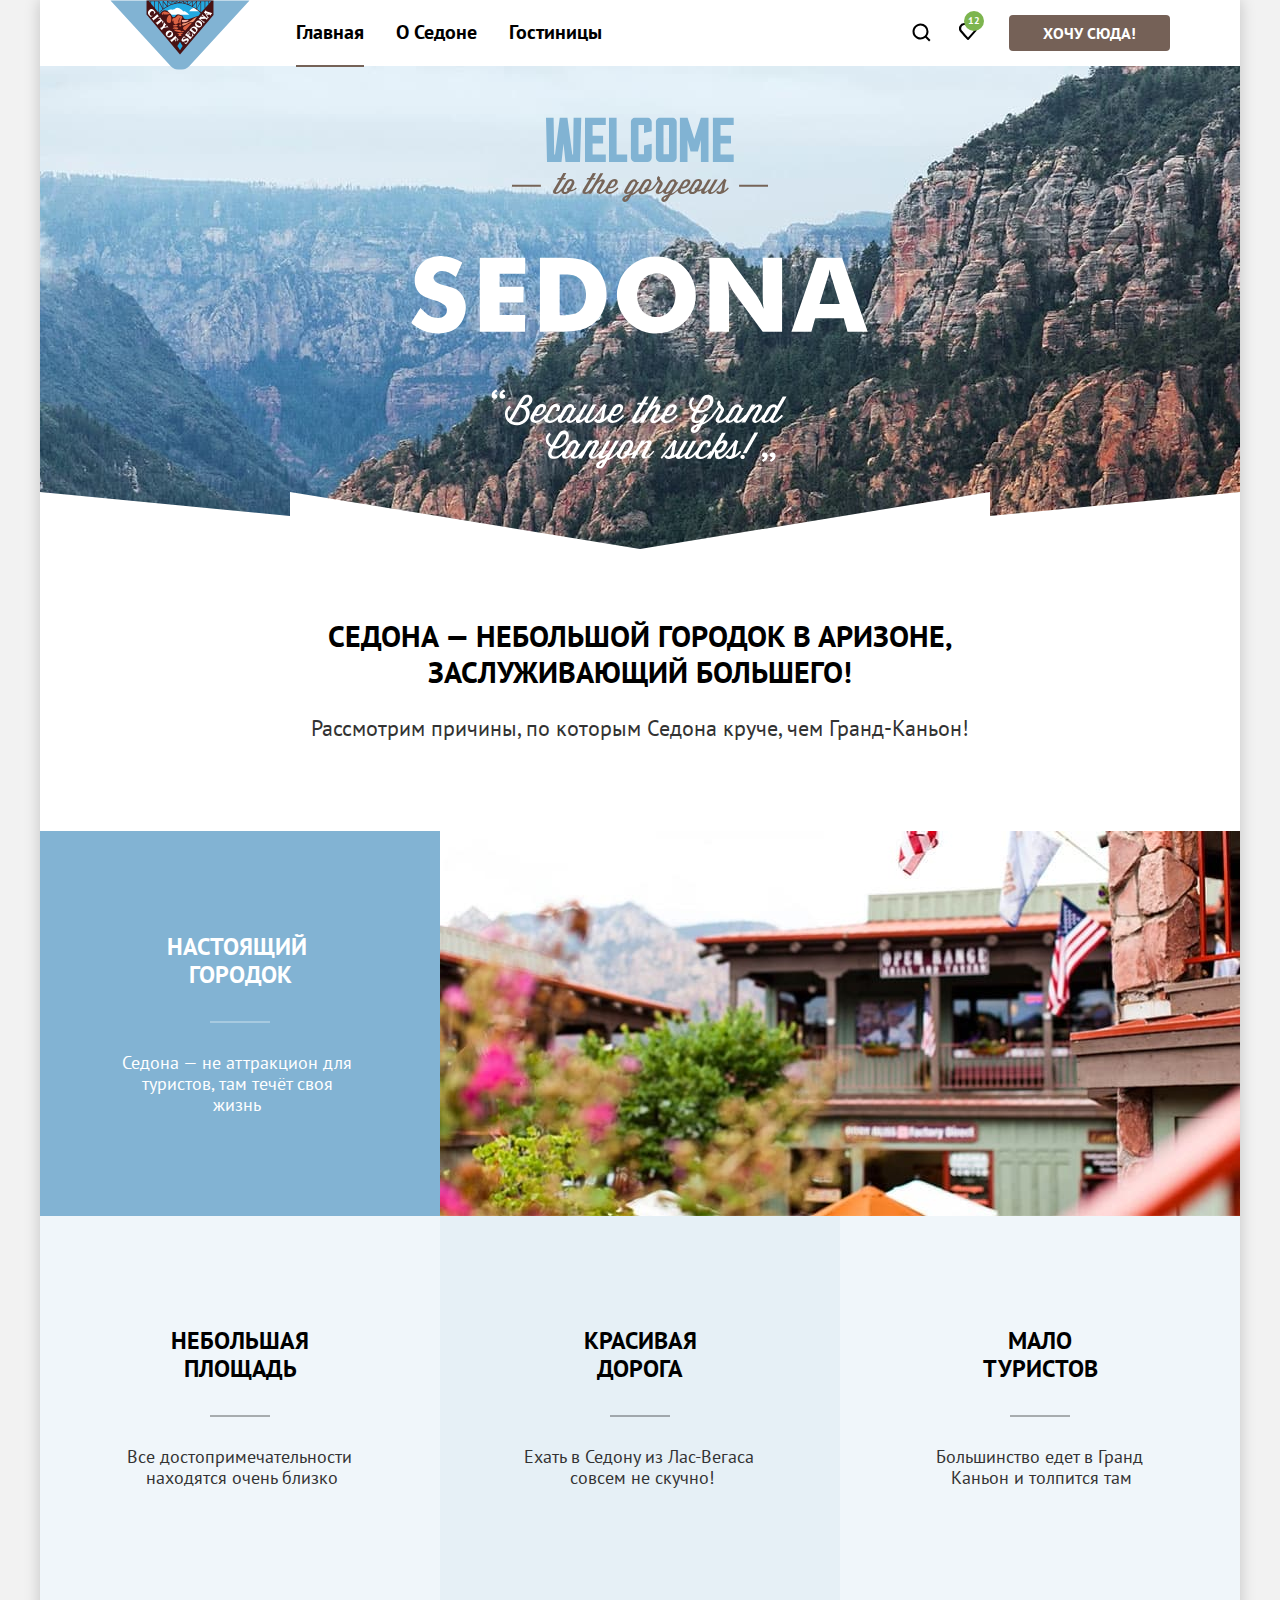
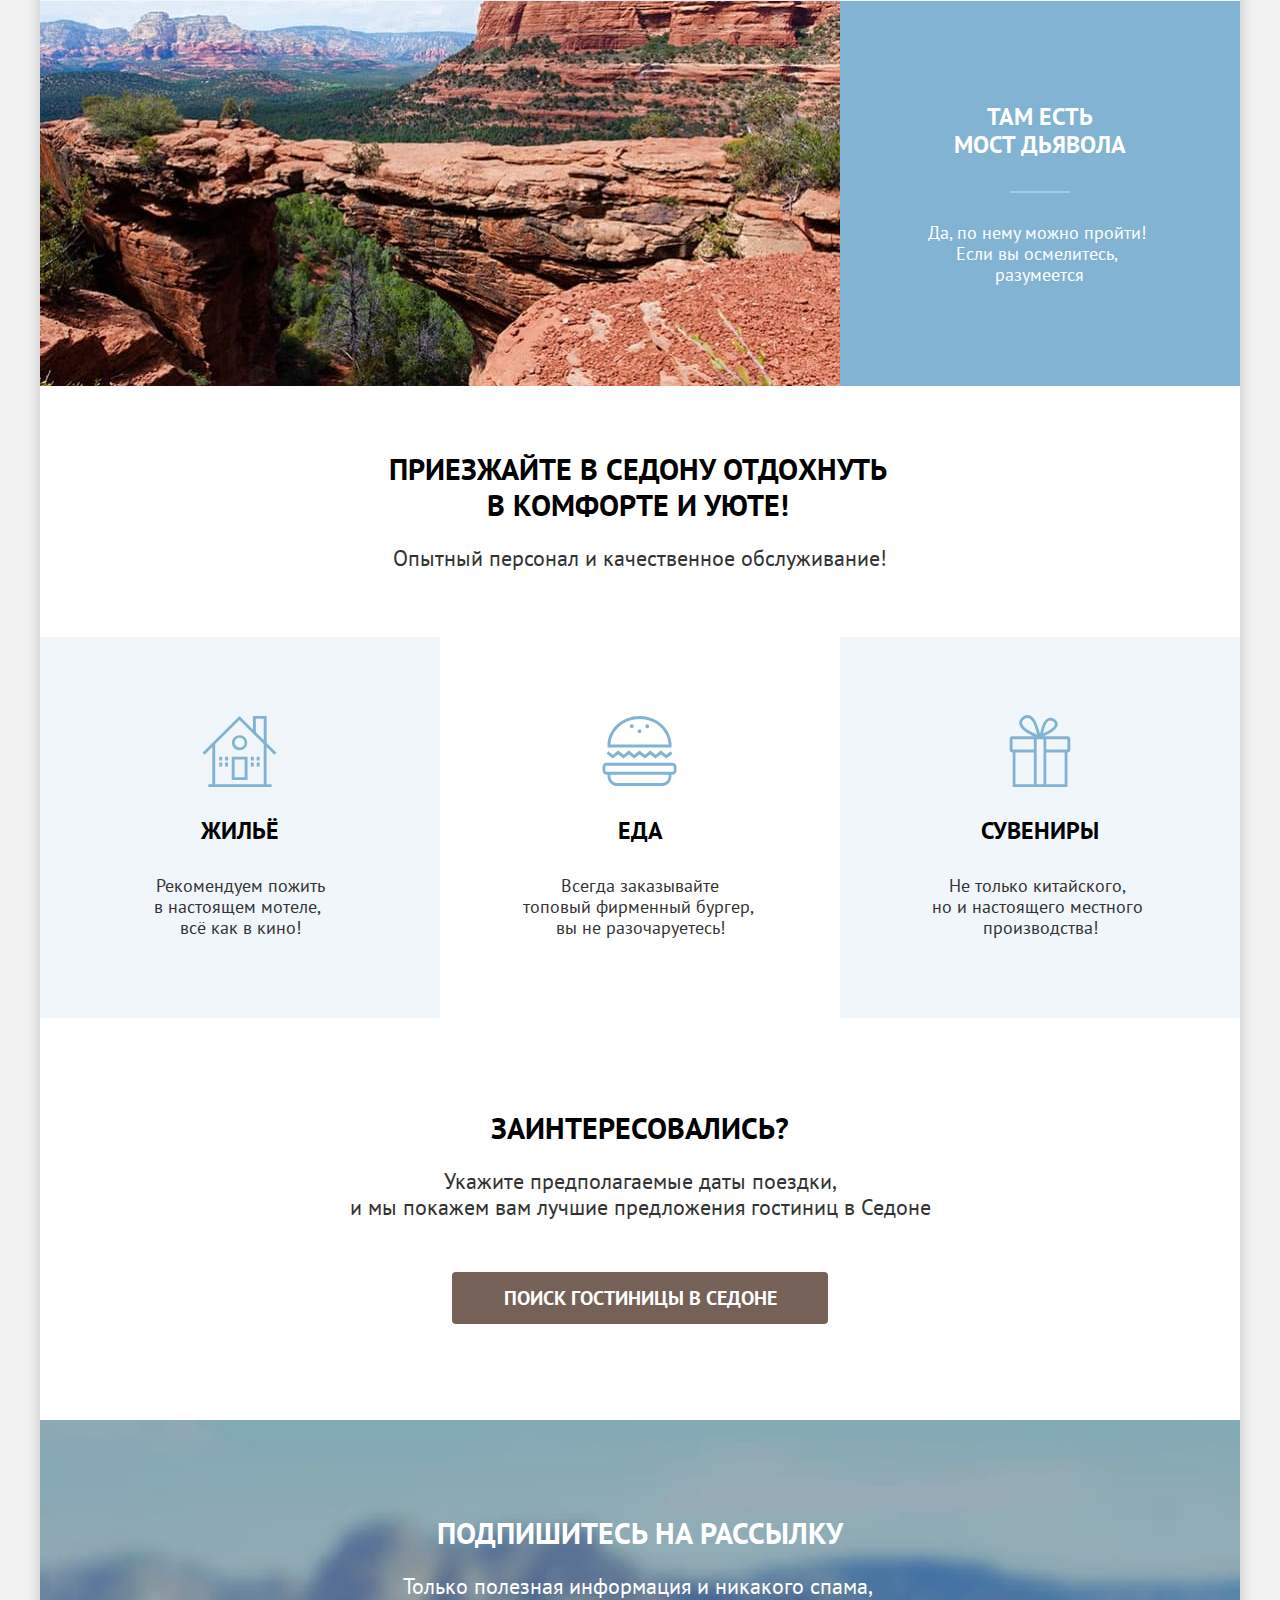
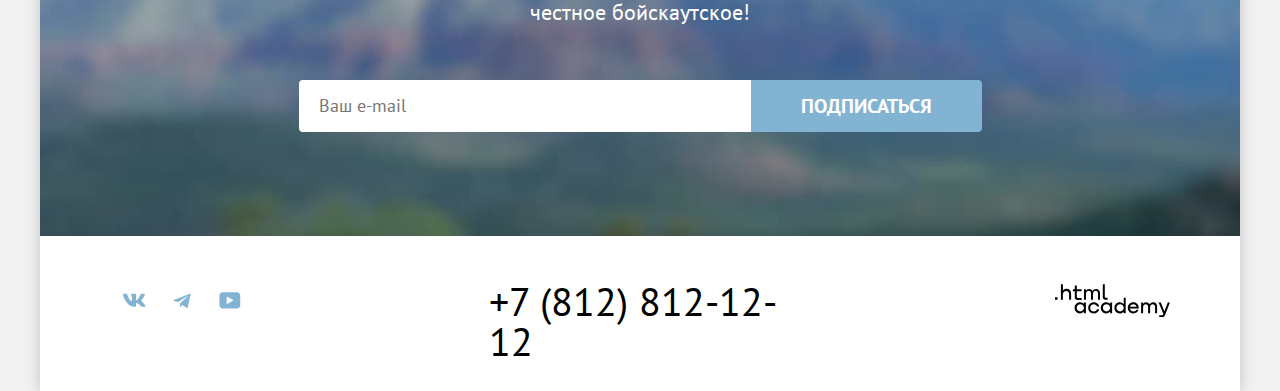
<file: index.html>
<!DOCTYPE html>
<html lang="ru">
<head>
  <meta charset="utf-8">
  <title>HTML Academy: Седона</title>
  <link rel="stylesheet" href="styles/styles.css">
  <link rel="icon" href="images/images-index/favicon-32x32.png">
</head>
<body>
  <div class="container main-container">
    <header class="page-header">
      <nav class="navigation">
        <a href="index.html" class="navigation-logo" >
          <img class="logo" src="images/images-index/logo.svg" alt="Логотип сайта города Седона" width="140"
            height="70">
        </a>
        <ul class="navigation-list">
          <li class="navigation-item">
            <a class="navigation-link navigation-link-hover" href="index.html" aria-current="page">Главная</a>
          </li>
          <li class="navigation-item">
            <a class="navigation-link navigation-link-hover" href="#">О Седоне</a>
          </li>
          <li class="navigation-item">
            <a class="navigation-link navigation-link-hover" href="catalog.html">Гостиницы</a>
          </li>
        </ul>
        <ul class="navigation-list navigation-user">
          <li class="navigation-item">
            <a class="navigation-link" href="#">
              <span class="visually-hidden">
                Поиск
              </span>
            </a>
          </li>
          <li class="navigation-item">
            <a class="navigation-link navigation-link-search" href="#">
              <span class="visually-hidden">Избранные гостиницы</span>
              <span class="likes-number">12</span>
            </a>
          </li>
          <li class="navigation-item">
            <a class="navigation-link navigation-link-button navigation-link-button-nav button-dark-decorate" href="#">Хочу сюда!</a>
          </li>
        </ul>
      </nav>
    </header>
    <main class="main-index main-container">
      <h1 class="visually-hidden">Город Седона</h1>
      <div class="main-page-welcome">
        <img class="main-index-image" src="images/images-index/welcome.svg" alt="Добро пожаловать в Седону" width="458" height="352">
      </div>
      <section class="advantages">
        <h2 class="visually-hidden">Преимущества</h2>
        <div class="index-welcome-rows">
          <p class="welcome-title welcome-main-title">Седона — небольшой городок в Аризоне, заслуживающий большего!</p>
          <p class="page-description page-main-description">Рассмотрим причины, по которым Седона круче, чем Гранд-Каньон!</p>
        </div>
        <ul class="advantages-list">
          <li class="advantages-item advantages-item-dark advantages-item-images-wrapper">
            <div class="advantages-item-text-wrapper">
            <h3 class="advantages-title  advantages-title-decor advantages-title-decor-light"><span class="text-middle-city">Настоящий городок</span></h3>
            <p class="advantages-description">Седона — не аттракцион для туристов, там течёт своя жизнь</p>
            </div>
            <div class="wrapper-images">
            <img src="images/images-index/advantages-city.jpg" alt="Городок" width="800" height="385" class="advantages-image">
          </div>
          </li>
          <li class="advantages-item advantages-item-light">
            <div class="advantages-item-text-wrapper advantages-item-text-wrapper-mddle">
            <h3 class="advantages-title advantages-title-dark">Небольшая площадь</h3>
            <p class="advantage-description advantage-description-dark">Все достопримечательности <span class="text-middle">находятся очень близко</span>
            </p>
          </div>
          </li>
          <li class="advantages-item advantages-item-medium">
            <div class="advantages-item-text-wrapper advantages-item-text-wrapper-mddle">
            <h3 class="advantages-title advantages-title-dark">Красивая<br> дорога</h3>
            <p class="advantage-description advantage-description-dark">Ехать в Седону из Лас-Вегаса <span class="text-middle">совсем не скучно!</span>
            </p>
          </div>
          </li>
          <li class="advantages-item advantages-item-light">
            <div class="advantages-item-text-wrapper advantages-item-text-wrapper-mddle">
            <h3 class="advantages-title advantages-title-dark">Мало<br> туристов</h3>
            <p class="advantage-description advantage-description-dark">Большинство едет в Гранд <span class="text-middle">Каньон и толпится там</span>
            </p>
          </div>
          </li>
          <li class="advantages-item advantages-item-dark advantages-item-images-wrapper">
            <div class="wrapper-images">
            <img src="images/images-index/advantages-devils-bridge.jpg" alt="Каньон Мост Дьявола" width="800"
              height="385" class="advantages-image">
            </div>
              <div class="advantages-item-text-wrapper">
            <h3 class="advantages-title advantages-title-decor advantages-title-decor-light">Там есть <br> мост дьявола</h3>
            <p class="advantages-description">Да, по нему можно пройти! Если вы осмелитесь, <span class="text-middle">разумеется</span></p>
            </div>
          </li>
        </ul>
      </section>
      <section class="advantages-user">
        <h2 class="visually-hidden">Инфраструктура</h2>
        <div class="index-welcome-rows index-welcome-rows-comfort">
          <p class="welcome-title welcome-title-advantages-user">Приезжайте в Седону отдохнуть<br> в комфорте и уюте!</p>
          <p class="advanteges-user-description page-description">Опытный персонал и качественное обслуживание!</p>
        </div>
        <ul class="advantages-user-list">
          <li class="advantages-user-item advantages-item-light">
            <h3 class="advantages-user-title advantages-user-title-home advantages-user-title-icon">Жильё</h3>
            <p class="advantages-user-description">Рекомендуем пожить <br> <span class="text-middle-advantages">в настоящем мотеле,</span><br> всё как в кино!</p>
          </li>
          <li class="advantages-user-item">
            <h3 class="advantages-user-title advantages-user-title-food advantages-user-title-icon">Еда</h3>
            <p class="advantages-user-description">Всегда заказывайте <br> <span class="text-middle-advantages">топовый фирменный бургер,</span> вы не разочаруетесь!</p>
          </li>
          <li class="advantages-user-item advantages-item-light">
            <h3 class="advantages-user-title advantages-user-title-souvenir advantages-user-title-icon">Сувениры</h3>
            <p class="advantages-user-description"><span class="text-middle-advantages">Не только китайского,</span><br> <span class="text-middle-advantages">но и настоящего местного производства!</span></p>
          </li>
        </ul>
      </section>
      <section class="search">
        <h2 class="visually-hidden">Поиск гостиниц</h2>
          <p class="welcome-title welcome-title-search">Заинтересовались?</p>
          <p class="search-description page-description">Укажите предполагаемые даты поездки,<br> и мы покажем вам
            лучшие предложения гостиниц в
            Седоне</p>
          <button type="button" class="search-button button-dark-decorate">Поиск гостиницы в Седоне</button>
      </section>
      <footer class="page-footer page-footer-images">
        <section class="page-footer-newsletter">
            <h2 class="welcome-title welcome-title-light welcome-title-footer">Подпишитесь на рассылку</h2>
            <p class="page-footer-description page-description page-description-index"><span class="text-middle-search">Только полезная информация и никакого спама</span>, честное
              бойскаутское!</p>
          <form class="newsletter-form" action="https://echo.htmlacademy.ru/" method="post">
            <label for="newsletter-email" class="visually-hidden">Укажите ваш Email</label>
            <input class="field" placeholder="Ваш e-mail" type="email" name="newsletter-email" id="newsletter-email"
              required>
            <button class="button button-light-decorate newsletter-button" type="submit">Подписаться</button>
          </form>
        </section>
        <section class="page-footer-social">
          <h2 class="visually-hidden">Контакты</h2>
          <ul class="social-list">
            <li>
              <a class="button-social social-item social-item-vk" href="https://vk.com/htmlacademy
                  ">
                <span class="visually-hidden">В Контакте</span>
              </a>
            </li>
            <li>
              <a class="button-social social-item social-item-telegram" href="https://t.me/htmlacademy">
                <span class="visually-hidden">Телеграм</span>
              </a>
            </li>
            <li>
              <a class="button-social social-item social-item-youtube" href="https://www.youtube.com/user/htmlacademyru
                  ">
                <span class="visually-hidden">YouTube</span>
              </a>
            </li>
          </ul>
          <a class="contacts-phone" href="tel:+78128121212">+7 (812) 812-12-12</a>
          <a href="https://htmlacademy.ru/intensive/htmlcss" class="author-logo">
            <svg class="logo-html-academy" role="img" aria-label="Логотип HTML Academy." xmlns="http://www.w3.org/2000/svg" width="115" height="34" viewBox="0 0 115 34">
              <path d="M0 13.26v2.6h2.5v-2.6H0ZM11.6 4.86c-1.6 0-2.8.7-3.6 1.7h-.1V.36h-2v15.5h2v-5.3c0-2.1 1.3-3.6 3.3-3.6 1.8 0 2.9 1.4 2.9 3.2v5.7h2v-6.1c.1-3-1.8-4.9-4.5-4.9ZM26.6 5.16h-4.8v-3.7h-2v3.8h-1.9v2h1.9v6c0 1.7 1 2.7 2.7 2.7h4.1v-2h-3.7c-.7 0-1.1-.4-1.1-1.1v-5.7h4.8v-2ZM41.1 4.96c-1.6 0-2.9.8-3.5 2.1h-.1c-.6-1.2-1.8-2.1-3.4-2.1-1.4 0-2.5.8-3.1 1.8h-.1v-1.6H29v10.6h2v-5.4c0-2 1-3.5 2.6-3.5 1.5 0 2.4 1 2.4 2.6v6.3h2v-5.6c0-2.4 1.4-3.3 2.6-3.3 1.5 0 2.4 1 2.4 2.6v6.3h2v-6.5c.1-2.5-1.4-4.3-3.9-4.3ZM47.8 13.06c0 1.7 1 2.7 2.8 2.7h2v-2h-1.7c-.7 0-1.1-.4-1.1-1.1V.36h-2v12.7ZM28.9 20.06c-.9-1.1-2.2-1.8-3.9-1.8-3.1 0-5.4 2.3-5.4 5.6s2.3 5.6 5.4 5.6c1.8 0 3-.8 3.8-1.9h.1v1.6h2v-10.6h-2v1.5Zm-3.6 7.4c-2.2 0-3.6-1.6-3.6-3.6s1.4-3.6 3.6-3.6 3.6 1.6 3.6 3.6c0 1.9-1.4 3.6-3.6 3.6ZM44.2 22.36c-.5-2.4-2.6-4.1-5.4-4.1a5.4 5.4 0 0 0-5.6 5.6c0 3.1 2.2 5.6 5.6 5.6 2.8 0 4.9-1.8 5.4-4.2h-2.1a3.4 3.4 0 0 1-3.3 2.3c-2.2 0-3.6-1.6-3.6-3.6s1.4-3.6 3.6-3.6c1.6 0 2.8 1 3.3 2.2h2.1v-.2ZM55.1 20.06c-.9-1.1-2.2-1.8-3.9-1.8-3.1 0-5.4 2.3-5.4 5.6s2.3 5.6 5.4 5.6c1.8 0 3-.8 3.8-1.9h.1v1.6h2v-10.6h-2v1.5Zm-3.6 7.4c-2.2 0-3.6-1.6-3.6-3.6s1.4-3.6 3.6-3.6 3.6 1.6 3.6 3.6c0 1.9-1.5 3.6-3.6 3.6ZM68.7 20.16c-.9-1.1-2.2-1.9-3.9-1.9-3.1 0-5.4 2.3-5.4 5.6s2.2 5.6 5.4 5.6c1.7 0 3-.8 3.8-1.8h.1v1.5h2v-15.4h-2v6.4Zm-3.6 7.3c-2.2 0-3.6-1.6-3.6-3.6s1.4-3.6 3.6-3.6 3.6 1.6 3.6 3.6c-.1 2-1.5 3.6-3.6 3.6ZM78.3 18.26c-3.3 0-5.5 2.5-5.5 5.6 0 3 2.1 5.6 5.5 5.6 2.5 0 4.5-1.3 5.2-3.6h-2.1c-.5 1-1.6 1.6-3 1.6-1.9 0-3.3-1.3-3.4-2.9h8.8c.2-3.6-2-6.3-5.5-6.3Zm0 1.9c1.7 0 3 1 3.3 2.6h-6.5c.3-1.5 1.5-2.6 3.2-2.6ZM98.2 18.26c-1.6 0-2.9.8-3.6 2h-.1c-.6-1.2-1.8-2-3.4-2-1.4 0-2.5.7-3.1 1.8v-1.5h-1.9v10.6h2v-5.4c0-2 1-3.4 2.6-3.5 1.5 0 2.4 1 2.4 2.6v6.3h2v-5.6c0-2.4 1.4-3.3 2.6-3.3 1.5 0 2.4 1 2.4 2.6v6.3h2v-6.5c.1-2.6-1.4-4.4-3.9-4.4ZM109.4 27.36l-3.6-8.9h-2.2l4.8 11.6c-.3.9-.7 1.2-1.7 1.2h-2.5v2h2.5c1.8 0 2.8-.8 3.5-2.6l4.7-12.2h-2.1l-3.4 8.9Z"></path>
            </svg>
          </a>
        </section>
      </footer>
    </main>
  </div>
  <div class="modal-container modal-container-close">
    <div class="modal modal-order">
      <button class="modal-close-button" type="button">
        <span class="visually-hidden">Закрыть</span>
      </button>
      <section class="modal-content">
        <h2 class="modal-title">Поиск гостиницы в Седоне</h2>
        <form class="order-form " action="https://echo.htmlacademy.ru/" method="post">
          <p class="field-group field-group-visited">
            <label class="order-form-date-visit order-title" for="order-login">Дата заезда:</label>
            <input class="order-form-field" type="text" id="order-login" name="order-visit" value="27 апреля 2020" required>
            <span class="view-calendar"></span>
          </p>
          <span class="order-form-text-visit">Мы не можем отправить вас в прошлое.</span>
          <p class="field-group field-group-visited">
            <label class="order-form-date-visit order-title" for="order-departure">Дата выезда:</label>
            <input class="order-form-field" type="text" id="order-departure" name="order-departure" value="01 сентября 2023" required>
            <span class="view-calendar"></span>
          </p>
          <span class="order-form-text-departure">На эти даты есть свободные номера. Пока есть.</span>
          <div class="field-group-order-wrapper">
            <label class="order-form-adults order-title" for="order-adults">Взрослые:</label>
            <div class="count-people-wrapper">
            <button type="button" class="button-order-people count-people-min">
              <svg class="count-people-min order-count-people" xmlns="http://www.w3.org/2000/svg" width="14" height="2" viewBox="0 0 14 2"><path d="M0 2V0h14v2H0Z"/></svg>
            </button>
            <input class="order-form-count order-form-people" type="number" id="order-adults" name="order-adults" value="2">
            <button type="button" class="button-order-people count-people-max">
              <svg class="order-count-people" xmlns="http://www.w3.org/2000/svg" width="14" height="14" viewBox="0 0 14 14"><path d="M14 6H8V0H6v6H0v2h6v6h2V8h6V6Z"/></svg>
            </button>
          </div>
            <label class="order-form-children order-title" for="order-children">Дети:</label>
            <span class="tooltip">
              <button class="tooltip-toggle" type="button" aria-labelledby="tooltip-label-view">
                <svg class="tooltip-icon" role="img" aria-label="" xmlns="http://www.w3.org/2000/svg" width="26" height="26" fill="none" viewBox="0 0 26 26"><circle cx="13" cy="13" r="13" fill="#83B3D3"/><path fill="#fff" fill-rule="evenodd" d="M12 7h2v2h-2V7Zm2 12h-2v-9h2v9Z" clip-rule="evenodd"/></svg>
              </button>
              <span class="tooltip-text" role="tooltip" id="tooltip-label-view">Укажите количество детей, которые будут с вами, возраст которых от 6 до 18 лет. Дети до 6 лет размещаются бесплатно.</span>
            </span>
            <div class="count-people-wrapper">
            <button type="button" class="button-order-people count-people-min">
              <svg class="order-count-people" xmlns="http://www.w3.org/2000/svg"  width="14" height="2" viewBox="0 0 14 2"><path d="M0 2V0h14v2H0Z"/></svg>
            </button>
            <input class="order-form-count order-form-people" type="number" id="order-children" name="order-children" value="2">
            <button  type="button" class="button-order-people count-people-max">
              <svg class="count-people-max order-count-people" xmlns="http://www.w3.org/2000/svg" width="14" height="14" viewBox="0 0 14 14"><path d="M14 6H8V0H6v6H0v2h6v6h2V8h6V6Z"/></svg>
            </button>
          </div>
        </div>
          <button class="newsletter-button order-for-button" type="submit">Найти</button>
        </form>
      </section>
    </div>
  </div>
</body>
</html>
</file>
<file: styles/styles.css>
@font-face {
  font-family: "PT Sans";
  font-style: normal;
  font-weight: 400;
  src: url("../fonts/ptsans-400.woff2"), format("woff2");
  font-display: swap;
}

@font-face {
  font-family: "PT Sans";
  font-style: normal;
  font-weight: 700;
  src: url("../fonts/ptsans-700.woff2"), format("woff2");
  font-display: swap;
}

body {
  margin: 0;
  font-family: "PT Sans", sans-serif;
  font-size: 18px;
  line-height: 21px;
  font-weight: 400;
  font-style: normal;
  color: #333333;
  background-color: #f2f2f2;
  min-width: 1280px;
}

.visually-hidden {
  position: absolute;
  width: 1px;
  height: 1px;
  margin: -1px;
  border: 0;
  padding: 0;
  white-space: nowrap;
  -webkit-clip-path: inset(100%);
          clip-path: inset(100%);
  clip: rect(0 0 0 0);
  overflow: hidden;
}

.main-container {
  -webkit-box-flex: 1;
      -ms-flex-positive: 1;
          flex-grow: 1;
}

.container {
  display: -webkit-box;
  display: -ms-flexbox;
  display: flex;
  -webkit-box-orient: vertical;
  -webkit-box-direction: normal;
      -ms-flex-direction: column;
          flex-direction: column;
  min-height: 100vh;
  width: 1200px;
  margin: 0 auto;
  -webkit-box-shadow: 0px 0px 15px 0px rgba(0, 0, 0, 0.2);
          box-shadow: 0px 0px 15px 0px rgba(0, 0, 0, 0.2);
}

.navigation-logo {
  width: 140px;
  height: 70px;
  overflow: hidden;
  position: relative;
  margin-bottom: -6px;
}

.page-header {
  padding: 0 70px;
  color: rgb(0, 0, 0);
  background: #ffffff;
}

.navigation {
  display: -webkit-box;
  display: -ms-flexbox;
  display: flex;
  -webkit-column-gap: 30px;
     -moz-column-gap: 30px;
          column-gap: 30px;
}

.navigation-list {
  display: -webkit-box;
  display: -ms-flexbox;
  display: flex;
  -ms-flex-wrap: wrap;
      flex-wrap: wrap;
  margin: 0;
  padding: 0;
  list-style-type: none;
  max-width: 440px;
}

.navigation-user {
  max-width: 300px;
  margin-left: auto;
  -webkit-box-align: center;
      -ms-flex-align: center;
          align-items: center;
}

.navigation-user .navigation-link {
  min-width: 18px;
  min-height: 20px;
}

.navigation-link {
  position: relative;
  display: block;
  padding: 20px 16px;
  font-family: "PT Sans", sans-serif;
  font-size: 20px;
  line-height: 24px;
  font-weight: 700;
  text-align: center;
  color: inherit;
  text-decoration: none;
}

.navigation-link-hover::after {
  display: block;
  content: "";
  height: 2px;
  width: 0%;
  background-color: #83b3d3;
  -webkit-transition: width 0.4s ease-in-out;
  -o-transition: width 0.4s ease-in-out;
  transition: width 0.4s ease-in-out;
}

.navigation-link:hover::after{
  width: 100%;
}

.navigation-link-button {
  color: #ffffff;
  font-size: 16px;
  line-height: 20px;
  font-weight: 700;
  text-transform: uppercase;
  background-color: #756157;
  text-decoration: none;
}

.navigation-link-button-nav {
  border-radius: 4px;
  padding: 8px 34px;
}

.product-button-medium {
  font-family: "PT Sans", sans-serif;
  font-weight: 700;
  border: none;
  background-color: #82b3d3;
  height: 36px;
  border-radius: 4px;
  cursor: pointer;
}

.product-card-price {
  margin-left: auto;
}

.pagination-item:not(:first-child) {
  cursor: pointer;
}

.pagination-link:hover:not(.pagination-link-active,
.pagination-link-dots) {
  background-color: #68a2ca;
}

.pagination-link:focus-visible:not(.pagination-link-active,
.pagination-link-dots) {
  background-color: #68a2ca;
}

.pagination-link:active:not(.pagination-link-active,
.pagination-link-dots) {
  color: #a8cae0;
}

.product-cart-rating {
  margin: 0;
  font-weight: 400;
  color: #333333;
  background-color: #f2f2f2;
  text-align: center;
  padding-top: 8px;
  padding-bottom: 8px;
  border-radius: 4px;
}

.navigation-link-button-accent {
  text-align: center;
  border-radius: 4px;
  padding-top: 8px;
  padding-bottom: 8px;
}

.main-page-welcome {
  color: #ffffff;
  background-color: #333333;
  background-image: url("../images/images-index/main-background.svg"), url("../images/images-index/index-background.jpg");
  background-size: 100% auto, cover;
  background-repeat: no-repeat;
  background-position: left bottom, left top;
}

.main-index-image {
  display: block;
  margin: 0 auto;
  padding-top: 51px;
  padding-bottom: 80px;
}

.main-index {
  color: #333333;
  background-color: #ffffff;
}

.index-welcome-rows {
  padding-bottom: 52px;
  width: 800px;
  margin-left: auto;
  margin-right: auto;
}

.index-welcome-rows-comfort {
  padding-top: 60px;
  margin-bottom: -26px;
  width: 570px;
}

.index-welcome-rows-travel {
  width: 592px;
}

.welcome-title {
  margin: 0;
  margin-top:2px;
  color: #000000;
  text-align: center;
  font-size: 30px;
  font-weight: 700;
  line-height: 36px;
  text-transform: uppercase;
  margin-bottom: 25px;
}

.page-description {
  margin-bottom: 0;
  font-size: 22px;
  line-height: 26px;
  text-align: center;
}

.advantages-list {
  display: -ms-grid;
  display: grid;
  -ms-grid-columns: (400px)[3];
  grid-template-columns: repeat(3, 400px);
  list-style-type: none;
  color: #000000;
  margin: 0;
  padding: 0;
}

.advantages-item {
  min-height: 385px;
  position: relative;
  text-align: center;
}

.advantages-item-dark {
  background-color: #82b3d3;
}

.advantages-item-images-wrapper {
  grid-column: 1 / -1;
  display: -webkit-box;
  display: -ms-flexbox;
  display: flex;
  width: 100%;
}

.advantages-item-text-wrapper {
  text-align: center;
  padding-top: 102px;
  padding-left: 85px;
  padding-right: 85px;
  padding-bottom: 100px;
}

.advantages-title {
  position: relative;
  margin: 0;
  margin-bottom: 63px;
  font-size: 24px;
  line-height: 28px;
  text-transform: uppercase;
  color: #ffffff;
}

.advantages-title::before {
  content: " ";
  position: absolute;
  border-bottom: 2px solid rgba(0, 0, 0, 0.3);
  width: 60px;
  margin: auto;
  right: 0;
  left: 0;
  bottom: -34px;
}

.advantages-title-decor-light::before {
  border-color: rgba(255, 255, 255, 0.3);
}

.advantages-title-dark {
  color: #000000;
}

.advantages-description {
  margin: 0;
  color: #ffffff;
  margin-left: -6px;
}

.advantage-description {
  margin: 0;
  padding: 0;
}

.advantage-description-dark {
  color: #333333;
  margin-left: -2px;
}

.text-middle {
  margin-left: 5px;
}

.text-middle-search {
  margin-left: -5px;
}

.button-dark-decorate:disabled {
  background-color: #e5e5e5;
}

.text-middle-advantages {
  margin-left: -5px;
}

.text-middle-city {
  margin-left: -7px;
}

.wrapper-images {
  width: 800px;
  height: 385px;
  object-fit: contain;
}

.advantages-item-text-wrapper-mddle {
  margin-top: 9px;
}

.advantages-item-light {
  background-color: rgba(131, 179, 211, 0.12);
}

.advantages-item-medium {
  background-color: rgba(131, 179, 211, 0.2);
}

.advantages-image {
  display: block;
  -o-object-fit: contain;
     object-fit: contain;
  margin: 0 auto;
}

.welcome-title-advantages-user {
  margin-bottom: 20px;
  margin-top: 5px;
  margin-left: -5px;
}

.advantages-user-list {
  display: -webkit-box;
  display: -ms-flexbox;
  display: flex;
  -ms-flex-wrap: wrap;
      flex-wrap: wrap;
  list-style-type: none;
  padding: 0;
  margin: 0;
}

.advantages-user-item {
  display: block;
  width: 230px;
  text-align: center;
  padding-top: 78px;
  padding-bottom: 80px;
  padding-left: 85px;
  padding-right: 85px;
}

.advantages-user-title {
  font-size: 24px;
  line-height: 28px;
  font-weight: 700;
  color: #000000;
  text-transform: uppercase;
  margin: 0;
  margin-bottom: 30px;
}

.welcome-title-search {
  margin: 0;
  margin-bottom: 20px;
}

.search-description {
  margin-bottom: 52px;
}

.advantages-user-description {
  font-size: 18px;
  line-height: 21px;
  color: #333333;
  margin: 0;
}

.adventages-user-link {
  grid-column: 1 / -1;
  text-decoration: none;
}
.advanteges-user-description {
  margin-bottom: 40px;
}

.catalog-products-light {
  padding-bottom: 45px;
  background-color: #333333;
  color: #ffffff;
  background-image: url("../images/images-catalog/index-catalog-background.jpg");
  background-size: cover;
  background-repeat: no-repeat
}

.catalog-products {
  padding-top: 35px;
  padding-left: 70px;
  padding-right: 70px;
}

.hotel {
  background-color: #ffffff;
  color: #000000;
  padding-top: 50px;
  padding-bottom: 60px;
  padding-left: 70px;
  padding-right: 70px;
}

.inner-header-title {
  margin: 0;
  font-size: 60px;
  line-height: 78px;
  font-weight: 700;
  color: inherit;
  margin-bottom: 6px;
}

.button {
  cursor: pointer;
}

.filter-button {
  font-family: inherit;
  background: transparent;
  border: none;
  cursor: pointer;
  margin-top: 32px;
}

.filter-button:hover{
  color: #bac5c5;
}

.filter-button:focus-visible{
  outline: 2px solid #83b3d3;
  border-radius: 4px;
}

.filter-button:disabled {
  color: rgba(256, 256, 256, 0.2);
}

.filter-button:active {
  color: rgba(256, 256, 256, 0.5);
}

.filter-button-wrapper {
  display: -webkit-box;
  display: -ms-flexbox;
  display: flex;
  -webkit-box-orient: vertical;
  -webkit-box-direction: normal;
      -ms-flex-direction: column;
          flex-direction: column;
  margin-left: auto;
  margin-top: 56px;
}

.filter-button-light {
  font-family: "PT Sans", sans-serif;
  border: none;
  background-color: #82b3d3;
  text-align: center;
  width: 190px;
  min-height: 36px;
  cursor: pointer;
  border-radius: 4px;
}

.product-list {
  display: -ms-grid;
  display: grid;
  -ms-grid-columns: 340px 20px 340px 20px 340px;
  grid-template-columns: repeat(3, 340px);
  list-style-type: none;
  margin: 0;
  padding: 0;
  gap: 20px;
}

.product-card {
  background-color: #ffffff;
  display: -ms-grid;
  display: grid;
  padding: 20px;
  -ms-grid-columns: 140px 20px 140px;
  grid-template-columns: repeat(2, 140px);
  gap: 16px 20px;
  border: 1px solid #e6e6e6;
  border-radius: 4px;
  -ms-grid-rows: -webkit-min-content 16px 1fr 16px auto;
  -ms-grid-rows: min-content 16px 1fr 16px auto;
  grid-template-rows: -webkit-min-content 1fr auto;
  grid-template-rows: min-content 1fr auto;
}

.product-card > *:nth-child(1) {
  -ms-grid-row: 1;
  -ms-grid-column: 1;
}

.product-card > *:nth-child(2) {
  -ms-grid-row: 1;
  -ms-grid-column: 3;
}

.product-card > *:nth-child(3) {
  -ms-grid-row: 3;
  -ms-grid-column: 1;
}

.product-card > *:nth-child(4) {
  -ms-grid-row: 3;
  -ms-grid-column: 3;
}

.product-card > *:nth-child(5) {
  -ms-grid-row: 5;
  -ms-grid-column: 1;
}

.product-card > *:nth-child(6) {
  -ms-grid-row: 5;
  -ms-grid-column: 3;
}

.product-card-link {
  grid-column: 1 / -1;
}

.inherit-text[value] {
  font-family: inherit;
  font-weight: 700;
  font-size: 18px;
  line-height: 24px;
}

.inherit-text {
  -webkit-box-sizing: border-box;
          box-sizing: border-box;
  width: 143px;
  height: 48px;
  border-radius: 4px 0 0 4px;
  padding: 12px 40px 12px 20px;
  border: none;
}

.inherit-text-price-before {
  border-radius: 0 4px 4px 0;
  margin-left: -2px;
  border: none;
}

.catalog-filter-title {
  margin-bottom: 20px;
  font-size: 20px;
  line-height: 24px;
  font-weight: 700;
  color: inherit;
  margin-left: -4px;
}

.catalog-filter-title-cost {
  margin-bottom: 32px;
  margin-left: -2px;
}

.catalog-filter-title-dark {
  color: #000000;
  font-size: 30px;
  font-weight: 700;
  line-height: 36px;
  text-transform: uppercase;
  margin: 0;
  margin-right: 200px;
  max-width: 338px;
  margin-top: 8px;
}

.hotel-catalog-filter-wrapper {
  display: -webkit-box;
  display: -ms-flexbox;
  display: flex;
  -ms-flex-wrap: wrap;
      flex-wrap: wrap;
  margin-bottom: 40px;
}

.hotel-catalog-filter-wrapper .button {
  width: 48px;
  height: 48px;
}

.control-input {
  line-height: 23px;
}

.control-input:focus-visible + .control-mark {
  outline: 3px solid #83b3d3;
}

.select-filter {
  display: block;
  margin-right: 70px;
  width: 292px;
  font-family: inherit;
  background-color: #ffffff;
  font-size: 18px;
  line-height: 21px;
  color: #333333;
  max-height: 49px;
  border: 2px solid #e5e5e5;
  border-radius: 4px;
  padding-left: 20px;
  padding-right: 48px;
  background-image: url("../images/images-decorat/arrow.svg");
  background-repeat: no-repeat;
  background-position: right 20px center;
  -webkit-appearance: none;
     -moz-appearance: none;
          appearance: none;
}

.select-filter:hover,
.select-filter:focus-visible {
  border:2px solid #68a2ca;
}

.search-button {
  font-family: inherit;
  font-size: 20px;
  line-height: 36px;
  font-weight: 700;
  color: #ffffff;
  text-transform: uppercase;
  background-color: #756157;
  border-radius: 4px;
  border: none;
  display: block;
  margin-left: auto;
  margin-right: auto;
  padding: 8px 50px;
  width: 376px;
  -webkit-box-sizing: border-box;
          box-sizing: border-box;
}

.index-welcome-rows-travel {
  text-align: center;
}

.search {
  padding-top: 92px;
  padding-bottom: 96px;
  text-align: center;
}

.main-inner-light {
  background-color: #ffffff;
  color: #000000;
}

.page-footer {
  background-color: #ffffff;
  color: #000000;
}

.page-footer-images {
  color: #ffffff;
  background: #333333;
  background-image: url("../images/images-index/index-footer.jpg");
  background-size: cover;
  background-repeat: no-repeat;
}

.welcome-title-light {
  color: #ffffff;
}

.field {
  font-size: 18px;
  line-height: 24px;
  color: #000000;
  border: none;
  min-width: 452px;
  padding-top: 14px;
  padding-bottom: 14px;
  padding-left: 20px;
  border-radius: 4px 0px 0px 4px;
  -webkit-box-sizing: border-box;
          box-sizing: border-box;
  font-family: inherit;
}

.field-dark {
  background-color: #f2f2f2;
}

.pagination-link {
  display: block;
  -webkit-box-sizing: border-box;
          box-sizing: border-box;
  text-align: center;
  padding: 12px;
  min-width: 60px;
  min-height: 60px;
  background-color: #82b3d3;
  color: #ffffff;
  font-size: 20px;
  line-height: 36px;
  font-weight: 700;
  border-radius: 4px;
  text-decoration: none;
}

.pagination-link-dots {
  background-color: #ffffff;
  color: #000000;
  cursor: auto;
}

.pagination-link-active {
  background-color: #f2f2f2;
  color: #000000;
}

.newsletter-button {
  font-family: inherit;
  padding: 8px 50px;
  font-size: 20px;
  font-weight: 700;
  line-height: 36px;
  text-transform: uppercase;
  color: #ffffff;
  background-color: #82b3d3;
  text-decoration: none;
  border: none;
  border-radius: 0px 4px 4px 0px;
}

.button-social {
  display: block;
  text-decoration: none;
  color: inherit;
}

.contacts-phone {
  font-size: 40px;
  line-height: 40px;
  color: #000000;
  text-decoration: none;
  margin-top: 5px;
  width: 331px;
}

.welcome-title-dark {
  color: #000000;
  margin-bottom: 22px;
}

.page-footer-social {
  display: -webkit-box;
  display: -ms-flexbox;
  display: flex;
  -webkit-box-pack: justify;
      -ms-flex-pack: justify;
          justify-content: space-between;
  padding: 40px 70px 30px 70px;
  background-color: #ffffff;
  color: #000000;
}

.catalog-filter {
  display: -webkit-box;
  display: -ms-flexbox;
  display: flex;
  padding-bottom: 10px;
}

.page-footer-newsletter {
  padding-top: 93px;
  padding-bottom: 104px;
  text-align: center;
}

.welcome-title-footer {
  padding: 0;
  margin-bottom: 22px;
}

.page-footer-description {
  width: 475px;
  margin: 0 auto;
}

.producrt-card-description {
  margin: 0;
}

.product-card-title {
  text-transform: none;
  margin-bottom: 0;
}

.social-list {
  display: -webkit-box;
  display: -ms-flexbox;
  display: flex;
  -ms-flex-wrap: wrap;
      flex-wrap: wrap;
  list-style-type: none;
  padding: 0;
  margin: 0;
}

.social-list li {
  width: 48px;
  height: 48px;
}

.breadcrumbs {
  display: -webkit-box;
  display: -ms-flexbox;
  display: flex;
  margin: 0;
  padding: 0;
  color: #ffffff;
  list-style-type: none;
  margin-bottom: 40px;
}

.breadcrumbs-link {
  margin-right: 28px;
  color: inherit;
}

.pagination-wrapper {
  display: -webkit-box;
  display: -ms-flexbox;
  display: flex;
  padding: 16px;
  background-color: #ffffff;
  padding: 0;
  margin: 0;
}

.pagination {
  display: -webkit-box;
  display: -ms-flexbox;
  display: flex;
  margin: 0;
  padding: 0;
  padding-top: 80px;
  gap: 8px;
  list-style-type: none;
  flex-wrap: wrap;
}

.button-light:not(:last-child) {
  margin-right: 8px;
}

.catalog-filter-list {
  margin: 0;
  list-style-type: none;
  margin-left: -42px;
  margin-top: 14px;
}

.catalog-filter-group{
  border: none;
  padding: 0;
}

.newsletter-form {
  display: -webkit-box;
  display: -ms-flexbox;
  display: flex;
  -webkit-box-pack: center;
      -ms-flex-pack: center;
          justify-content: center;
  -webkit-box-sizing: border-box;
          box-sizing: border-box;
}

.button-light-list {
  display: block;
  padding: 0;
  margin: 0;
  display: -webkit-box;
  display: -ms-flexbox;
  display: flex;
  max-width: 160px;
  list-style-type: none;
  margin-left: auto;
  gap: 8px;
  flex-wrap: wrap;

}

.button-light-item {
  display: block;
  width: 48px;
  height: 48px;
  outline: 2px solid #e5e5e5;
  border-radius: 4px;
  cursor: pointer;
  text-align: center;
}

.product-card-img {
  display: block;
  -o-object-fit: contain;
     object-fit: contain;
}

.advantages-user-title-icon::before {
  content: " ";
  display: block;
  width: 75px;
  height: 72px;
  margin: 0 auto;
  margin-bottom: 30px;
  background-size: contain;
  background-position: center;
  background-repeat: no-repeat;
  margin-left: 77px;
}

.advantages-user-title-home::before {
  background-image: url("../images/images-decorat/home.svg");
}

.advantages-user-title-food::before {
  background-image: url("../images/images-decorat/food.svg");
}

.advantages-user-title-souvenir::before {
  background-image: url("../images/images-decorat/souvenir.svg");
}

.star {
  width: 120px;
  height: 17px;
  background-image: url("../images/images-decorat/star.svg");
  background-repeat: space no-repeat;
  margin: auto 0;
}

.star-4 {
  width: 87px;
}

.star-3 {
  width: 67px;
}

.star-2 {
  width: 40px;
}

.navigation-user .navigation-item:nth-child(1) {
  background-image: url("../images/images-decorat/search.svg");
  background-repeat: no-repeat;
  background-position: center;
  background-position: 3px 20px;
}

.navigation-user .navigation-item:nth-child(2) {
  background-image: url("../images/images-decorat/favourites.svg");
  background-repeat: no-repeat;
  background-position: center;
  background-position: 0 20px;
}

.likes-number {
  position: absolute;
  display: -webkit-box;
  display: -ms-flexbox;
  display: flex;
  -webkit-box-pack: center;
      -ms-flex-pack: center;
          justify-content: center;
  -webkit-box-align: center;
      -ms-flex-align: center;
          align-items: center;
  font-size: 10px;
  color: #ffffff;
  background-color: #7db54f;
  border-radius: 50%;
  width: 20px;
  height: 20px;
  top: 8px;
  right: 25px;
}

.social-item {
  display: -webkit-box;
  display: -ms-flexbox;
  display: flex;
  -webkit-box-pack: center;
      -ms-flex-pack: center;
          justify-content: center;
  -webkit-box-align: center;
      -ms-flex-align: center;
          align-items: center;
  cursor: pointer;
  height: 48px;
  width: 48px;
  -webkit-mask-repeat: no-repeat;
          mask-repeat: no-repeat;
}

.social-item-vk::before {
  content: '';
  display: block;
  width: 24px;
  height: 14px;
  background-color: #83b3d3;
  -webkit-mask-image: url("../images/images-decorat/vk.svg");
  mask-image: url("../images/images-decorat/vk.svg");
  -webkit-mask-size: 24px 14px;
  mask-size: 24px 14px;
}

.social-item-vk:hover::before {
  background-color: #68a2ca;
}

.social-item-vk:focus-visible::before {
  background-color: #68a2ca;
}

.social-item-vk:active::before {
  background-color: rgba(104, 162, 202, 0.3);
}

.social-item-telegram::before{
  content: "";
  display: block;
  mask-image: url("../images/images-decorat/telegram.svg");
  width: 18px;
  height: 15px;
  background-color: #83b3d3;
  -webkit-mask-image: url("../images/images-decorat/telegram.svg");
  -webkit-mask-size: 18px 15px;
  mask-size: 18px 15px;
}

.social-item-telegram:hover::before {
  background-color: #68a2ca;
}

.social-item-telegram:focus-visible::before {
  background-color: #68a2ca;
}

.social-item-telegram:activ::before {
  background-color: rgba(104, 162, 202, 0.3);
}

.social-item-youtube::before {
  content: "";
  display: block;
  mask-image: url("../images/images-decorat/youtube.svg");
  width: 22px;
  height: 17px;
  background-color: #83b3d3;
  -webkit-mask-image: url("../images/images-decorat/youtube.svg");
  -webkit-mask-size: 22px 17px;
  mask-size: 22px 17px;
}

.social-item-youtube:hover::before {
  background-color: #68a2ca;
}

.social-item-youtube:focus-visible::before {
  background-color: #68a2ca;
}

.social-item-youtube:active::before {
  background-color: rgba(104, 162, 202, 0.3);
}

.contacts-phone:hover {
  color: #756157;
}

.contacts-phone:focus-visible {
  color: #756157;
}

.contacts-phone:active {
  color: rgba(117, 97, 87, 0.3);
}

.author-logo {
  display: block;
  width: 115px;
  height: 33px;
  margin-top: 8px;
  overflow: hidden;
  fill: #000000;
}

.author-logo:hover {
  fill: #756157;
}

.author-logo:focus-visible {
  fill: #756157;
}

.author-logo:active {
  background-color: rgba(117, 97, 87, 0.3);
}

.button-light-decorate:hover {
  background-color: #68a2ca;
}

.button-light-decorate:focus-visible {
  background-color: #68a2ca;
}

.button-light-decorate:active {
  color: #a8cae0;
  background-color: #68a2ca;
}

.button-dark-decorate:hover {
  background-color: #615048;
}

.button-dark-decorate:focus-visible {
  background-color: #615048;
}

.button-dark-decorate:active {
  background-color: #615048;
  color: #9f918a;
}

.button-light-item-icon {
  padding-top: 17px;
}

.button-light-item:hover {
  outline: 2px solid #000000;
}

.button-light-item:focus-visible {
  outline: 2px solid #68a2ca;
}

.button-light-item:active {
  outline: 2px solid #000000;
}

.select-filter:disabled {
  color: #b2b2b2;
  border:2px solid #b2b2b2;
}

.catalog-filter-item {
  margin: 0;
  margin-bottom: 18px;
}

.catalog-filter-list-home {
  margin-left: 25px;
}

.catalog-filter-title-home {
  margin-left: 64px;
  text-transform: capitalize;
}

.catalog-filter-group-cost {
  padding: 0;
  position: relative;
  border: none;
  margin-left: 140px;
}

.inherit-text-after {
  position: absolute;
  right: 60px;
  color: #aaaaaa;
  top: 2px;
}

.inherit-text::-webkit-outer-spin-button,
            ::-webkit-inner-spin-button {
  -webkit-appearance: none;
}

.inherit-text-before {
  position: absolute;
  color: #aaaaaa;
  right: 20px;
  top: 14px;
}

.breadcrumbs {
  position: relative;
  font-size: 16px;
  line-height: 21px;
}

.breadcrumbs-link-navigation-icon {
  text-decoration: none;
  cursor: auto;
}

.breadcrumbs-link-navigation-icon::before {
  content: "";
  display: block;
  position: absolute;
  background-image: url("../images/images-decorat/breadcrumbs-arrow.svg");
  background-repeat: no-repeat;
  width: 7px;
  height: 16px;
  color: #ffffff;
  left: 22px;
  top: 2px;
}

.range-scale {
  position: relative;
  height: 4px;
  margin-top: 44px;
  background-color: rgba(255, 255, 255, 0.3);
}

.range-bar {
  position: absolute;
  height: 4px;
  background-color: #ffffff;
}

.range-toggle {
  position: absolute;
  width: 20px;
  height: 20px;
  background: #ffffff;
  border: none;
  border-radius: 5px;
  cursor: pointer;
}

.range-toggle:focus-visible {
  outline: 3px solid #83b3d3;
}

.range-toggle:active {
  outline: 2px solid #83b3d3;
  -webkit-box-shadow: 0px 7px 15px 0px rgba(0, 0, 0, 0.4);
          box-shadow: 0px 7px 15px 0px rgba(0, 0, 0, 0.4);
}

.toggle-min {
  top: -8px;
  left: -10px;
}

.toggle-max {
  top: -8px;
  right: -10px;
}

.control {
  position: relative;
  display: block;
  padding-left: 36px;
}

.control-mark {
  -webkit-box-sizing: border-box;
          box-sizing: border-box;
  position: absolute;
  left: 0;
  width: 20px;
  height: 20px;
  border-radius: 4px;
  background-color: #ffffff;
}

.control:hover .control-mark {
  background-color: #cfdde9;
}

.control-input:disabled + .control-mark {
  background-color: #a2bad5;
}

.control-input[type="radio"] + .control-mark {
  border-radius: 50%;
}

.control-input[type="radio"]:focus-visible + .control-mark {
  outline: 3px solid #83b3d3;
}

.navigation-link-hover[aria-current="page"]::before {
  content: "";
  position: absolute;
  left: 16px;
  right: 16px;
  bottom: -1px;
  height: 2px;
  background-color: #756257;
}

.modal-container {
  position: fixed;
  top: 0;
  left: 0;
  display: -webkit-box;
  display: -ms-flexbox;
  display: flex;
  width: 100%;
  height: 100%;
  background: rgba(242, 242, 242, 0.8);
}

.modal {
  -webkit-box-sizing: border-box;
          box-sizing: border-box;
  position: relative;
  margin: auto;
  padding-top: 59px;
  padding-left: 70px;
  padding-right: 70px;
  padding-bottom: 64px;
  background-color: #ffffff;
}

.modal-order {
  width: 717px;
  border-radius: 30px;
}

.modal-close-button {
  position: absolute;
  padding: 0;
  top: 61px;
  right: 50px;
  width: 52px;
  height: 52px;
  background-color: #f2f2f2;
  border-radius: 50%;
  border: none;
  cursor: pointer;
}

.modal-close-button::before {
  content: "";
  display: block;
  -webkit-mask-image: url("../images/images-decorat/close-modal-window.svg");
          mask-image: url("../images/images-decorat/close-modal-window.svg");
  width: 14px;
  height: 14px;
  background-color: #000000;
  -webkit-mask-size: 14px 14px;
          mask-size: 14px 14px;
  margin: 0 auto;
}

.modal-title {
  margin: 0;
  margin-bottom: 64px;
  font-family: "PT Sans", sans-serif;
  font-size: 30px;
  line-height: 36px;
  font-weight: 700;
  color: #000000;
  text-transform: uppercase;
  width: 414px;
}

.order-form .field-group {
  margin: 0;
}

.order-form {
  display: -webkit-box;
  display: -ms-flexbox;
  display: flex;
  -webkit-box-orient: vertical;
  -webkit-box-direction: normal;
      -ms-flex-direction: column;
          flex-direction: column;
}

.field-group-visited {
  display: -webkit-box;
  display: -ms-flexbox;
  display: flex;
  -webkit-box-pack: justify;
      -ms-flex-pack: justify;
          justify-content: space-between;
  position: relative;
}

.order-form-date-visit {
  margin-top: 13px;
}

.order-title {
  color: #000000;
  font-family: "PT Sans", sans-serif;
  font-weight: 700;
  text-transform: capitalize;
  margin-right: 20px;
  font-size: 19px;
  line-height: 24px;
}

.order-form-field {
  -webkit-box-sizing: border-box;
          box-sizing: border-box;
  width: 440px;
  height: 48px;
  border-radius: 4px;
  background-color: #f2f2f2;
  border: none;
  padding: 20px;
  color: #5c5c5c;
  font-family: inherit;
  font-weight: 700;
  font-size: 18px;
  line-height: 24px;
  margin-bottom: 4px;
}

.field-group-visit {
  margin-bottom: 4px;
}

.order-form-text-visit {
  display: block;
  color: #ff5757;
  font-size: 16px;
  line-height: 21px;
  margin-bottom: 26px;
  padding-left: 157px;
}

.order-form-text-departure {
  display: block;
  font-size: 16px;
  line-height: 21px;
  margin-left: 157px;
  margin-bottom: 26px;
  margin-top: 5px;
}

.order-form-children {
  margin-left: 87px;
  margin-right: 86px;
  margin-top: 15px;
}

.order-form-adults {
  margin-right: 51px;
  margin-top: 15px;
}

.order-for-button {
  width: 100%;
  border-radius: 10px;
  margin-top: 48px;
  cursor: pointer;
  line-height: 24px;
  padding-top: 18px;
  padding-bottom: 18px;
}

.order-for-button:disabled {
  background-color: #e5e5e5;
}

.tooltip {
  position: absolute;
  margin-top: 12px;
  margin-left: -66px;
  width: 26px;
  height: 26px;
}

.tooltip-toggle {
  position: absolute;
  left: 460px;
  top: 2px;
  border: none;
  background-color: transparent;
  padding: 0;
  margin: 0;
  display: block;
}

.tooltip-text {
  position: absolute;
  left: 460px;
  background-color: #333333;
  color: #ffffff;
  font-size: 16px;
  line-height: 20px;
  padding: 15px 18px 18px 22px;
  border-radius: 8px;
  display: block;
  width: 216px;
  position: absolute;
  top: 100%;
  margin-left: -108px;
  margin-top: 16px;
  display: none;
}

.tooltip-text:after {
  content:'';
  background-image: url("../images/images-decorat/tooltop-arrow.svg");
  width: 19px;
  height: 9px;
  position:absolute;
  bottom: 100%;
  left:-13px;
  right:0;
  margin-left: auto;
  margin-right: auto;
}

.tooltip-toggle:hover + .tooltip-text,
.tooltip-toggle:focus + .tooltip-text {
  display: block;
}

.modal-container-close {
  display: none;
}

.button-light-item-first-element {
  outline: 2px solid #000000;
}

.button-light-decorate-select {
  background-color: #7db54f;
}

.button-light-decorate-select:hover,
.button-light-decorate-select:focus-visible{
  background-color: #6c9e42;
}

.button-light-decorate-select:active {
  color: #a1ca80;
  background-color: #7db54f;
}

.button-light-decorate-select:disabled,
.button-light-decorate:disabled {
  color: #ffffff;
  background-color: #e5e5e5;
}

.control-input[type="checkbox"]:checked + .control-mark {
  background-image: url("../images/images-decorat/check_filter.svg");
  background-repeat: no-repeat;
  background-position: center;
  padding: 4px;
}

.control-input[type="radio"]:checked + .control-mark::before {
  position: absolute;
  top: 5px;
  left: 5px;
  width: 10px;
  height: 10px;
  background-color: #3f5e72;
  border-radius: 50%;
  content: "";
}

.view-calendar {
  position: absolute;
  background-image: url("../images/images-decorat/calendar.svg");
  right: 22px;
  top: 16px;
  bottom: 16px;
  width: 16px;
  height: 15px;
  background-repeat: no-repeat;
  cursor: pointer;
}

.modal-close-button:hover,
.modal-close-button:active {
  background-color: #e6e6e6;
}

.modal-close-button:active::before {
  background-color: #a1a1a1;
}

.order-form-field:hover {
  background-color: #e6e6e6;
}

.order-form-field:focus-visible {
  color: #000000;
}

.order-for-button:hover,
.order-for-button:focus-visible {
  background-color: #68a2ca;
}

.order-for-button:active {
  color: rgba(256, 256, 256, 0.3);
}

.inherit-text-decorate {
  background-color: #f2f2f2;
}

.inherit-text-decorate:hover {
  background-color: #e6e6e6;
}

.control-input:hover + .control-mark {
  color: rgba(256, 256, 256, 0.4);
}

.control-input:hover ~ .controle-label {
  color: rgba(256, 256, 256, 0.4);
}

.control-input:focus-visible + .control-mark, .control-input:focus-visible ~ .control-label{
  outline: 2px solid #83b3d3;
}

.control-input:active + .control-mark, .control-input:active ~ .control-label {
  outline: 3px solid #83b3d3;
}

.field-group-order-wrapper {
  display: -webkit-box;
  display: -ms-flexbox;
  display: flex;
  position: relative;
  margin-top: -5px;
}

.count-people-wrapper {
  position: relative;
  display: -webkit-box;
  display: -ms-flexbox;
  display: flex;
}

.order-form-count {
  width: 110px;
  -webkit-box-sizing: border-box;
          box-sizing: border-box;
  background-color: #f2f2f2;
  border: none;
  height: 48px;
  border-radius: 4px;
  padding: 0;
  font-family: inherit;
  font-size: 18px;
  font-weight: 700;
  text-align: center;
}

.button-order-people {
  background-color: transparent;
  position: absolute;
  display: -webkit-box;
  display: -ms-flexbox;
  display: flex;
  -webkit-box-align: center;
      -ms-flex-align: center;
          align-items: center;
  -webkit-box-sizing: border-box;
          box-sizing: border-box;
  -webkit-box-pack: center;
      -ms-flex-pack: center;
          justify-content: center;
  border: none;
  padding: 0;
  width: 20px;
  height: 20px;
  cursor: pointer;
  border-radius: 5px;
}

.count-people-max {
  left: 80px;
  top: 16px;
}

.count-people-min {
  left: 10px;
  top: 16px;
}

.order-count-people {
  fill: #7561574d;
}

.order-count-people:hover {
  fill: #000000;
}

.button-order-people:focus-visible {
  outline: 3px solid #83a3d9;
  border-radius: 5px;
}

.order-count-people:active {
  fill: #b7b7b7;
}

.welcome-main-title {
  margin-top: 69px;
}

.page-main-description {
  margin-bottom: 38px;
}

.page-description-index {
  margin-bottom: 55px;
}

.inherit-text[type=number] {
  -moz-appearance: textfield;
}

.range-toggle:hover {
  outline: 2px solid #83b3d3;
}

.product-card-link:focus-visible,
.adventages-user-link:focus-visible,
.navigation-link-button:focus-visible,
.pagination-link:focus-visible,
.field:focus-visible,
.button:focus-visible,
.button-social:focus-visible,
.contacts-phone:focus-visible,
.navigation-link:focus-visible,
.search-button:focus-visible {
  outline: 2px solid #83b3d3;
  border-radius: 4px;
}
</file>
